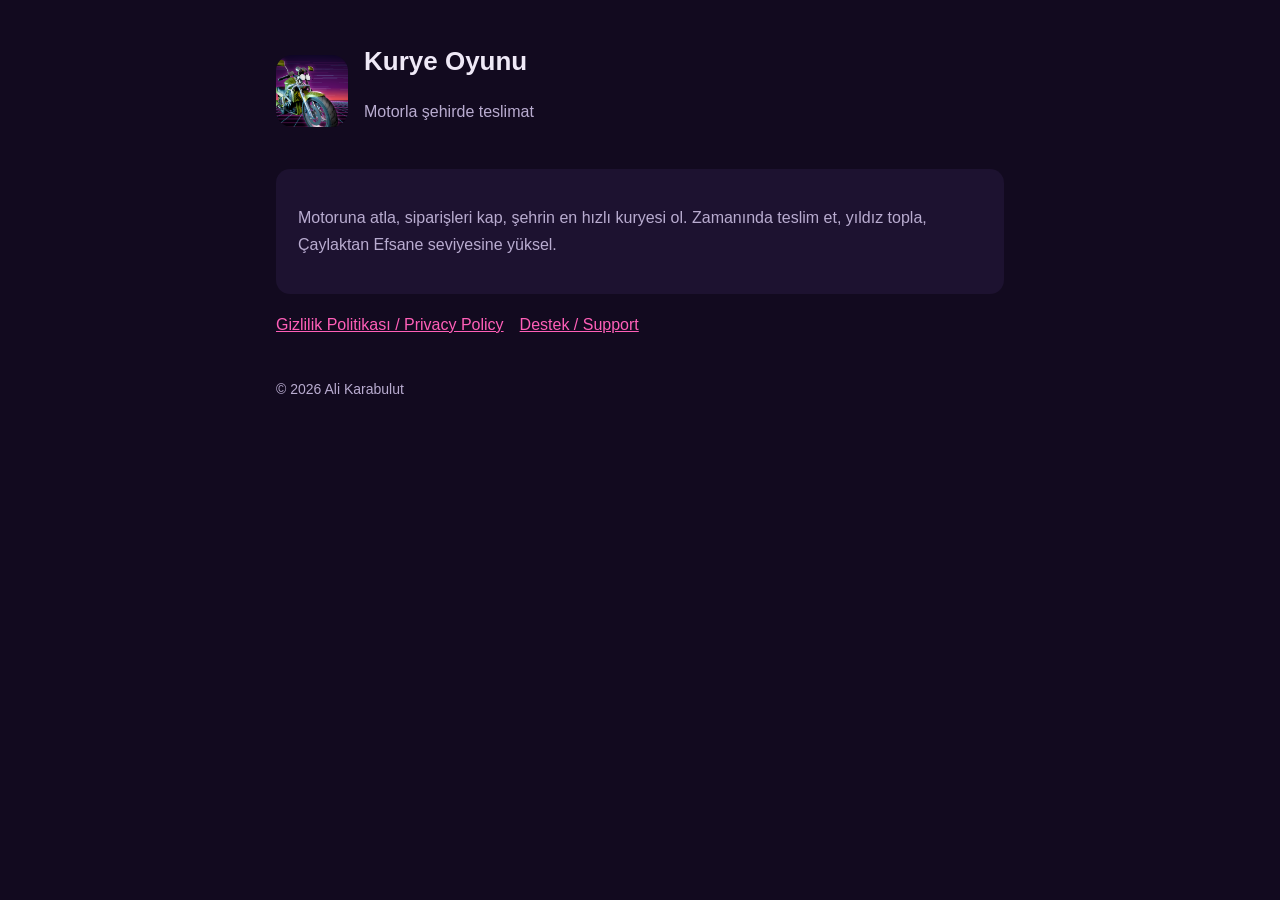
<file: index.html>
<!doctype html><html lang="tr"><head><meta charset="utf-8"><meta name="viewport" content="width=device-width,initial-scale=1"><title>Kurye Oyunu</title><link rel="stylesheet" href="stil.css"></head>
<body><main><header><img src="ikon.png" alt="Kurye Oyunu ikonu"><div><h1>Kurye Oyunu</h1><p>Motorla şehirde teslimat</p></div></header>
<div class="kart"><p>Motoruna atla, siparişleri kap, şehrin en hızlı kuryesi ol. Zamanında teslim et, yıldız topla, Çaylaktan Efsane seviyesine yüksel.</p></div>
<nav><a href="gizlilik.html">Gizlilik Politikası / Privacy Policy</a><a href="destek.html">Destek / Support</a></nav>
<footer>© 2026 Ali Karabulut</footer></main></body></html>
</file>
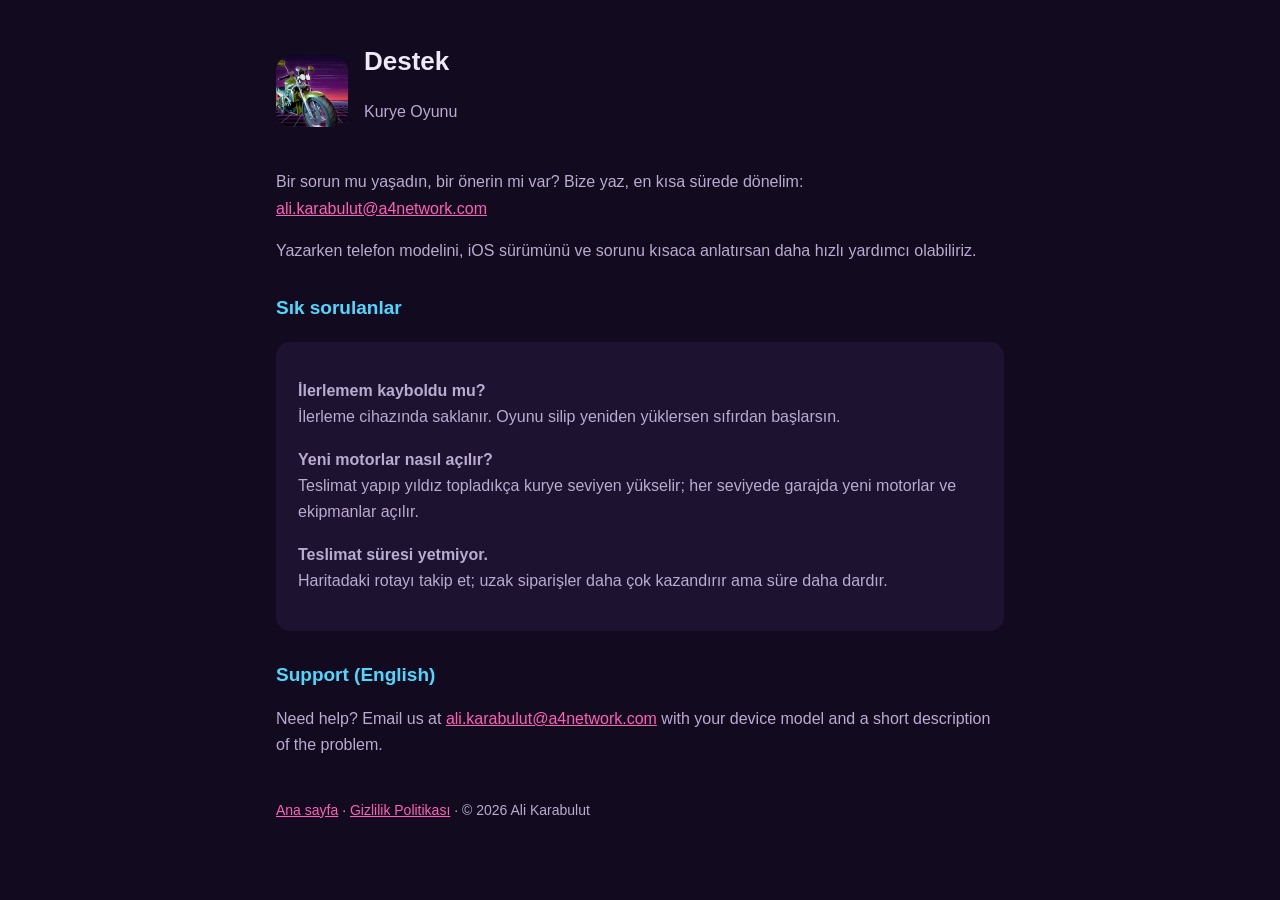
<file: destek.html>
<!doctype html><html lang="tr"><head><meta charset="utf-8"><meta name="viewport" content="width=device-width,initial-scale=1"><title>Destek – Kurye Oyunu</title><link rel="stylesheet" href="stil.css"></head>
<body><main><header><img src="ikon.png" alt=""><div><h1>Destek</h1><p>Kurye Oyunu</p></div></header>
<p>Bir sorun mu yaşadın, bir önerin mi var? Bize yaz, en kısa sürede dönelim: <a href="mailto:ali.karabulut@a4network.com">ali.karabulut@a4network.com</a></p>
<p>Yazarken telefon modelini, iOS sürümünü ve sorunu kısaca anlatırsan daha hızlı yardımcı olabiliriz.</p>
<h2>Sık sorulanlar</h2>
<div class="kart"><p><b>İlerlemem kayboldu mu?</b><br>İlerleme cihazında saklanır. Oyunu silip yeniden yüklersen sıfırdan başlarsın.</p>
<p><b>Yeni motorlar nasıl açılır?</b><br>Teslimat yapıp yıldız topladıkça kurye seviyen yükselir; her seviyede garajda yeni motorlar ve ekipmanlar açılır.</p>
<p><b>Teslimat süresi yetmiyor.</b><br>Haritadaki rotayı takip et; uzak siparişler daha çok kazandırır ama süre daha dardır.</p></div>
<h2>Support (English)</h2><p>Need help? Email us at <a href="mailto:ali.karabulut@a4network.com">ali.karabulut@a4network.com</a> with your device model and a short description of the problem.</p>
<footer><a href="index.html">Ana sayfa</a> · <a href="gizlilik.html">Gizlilik Politikası</a> · © 2026 Ali Karabulut</footer></main></body></html>
</file>
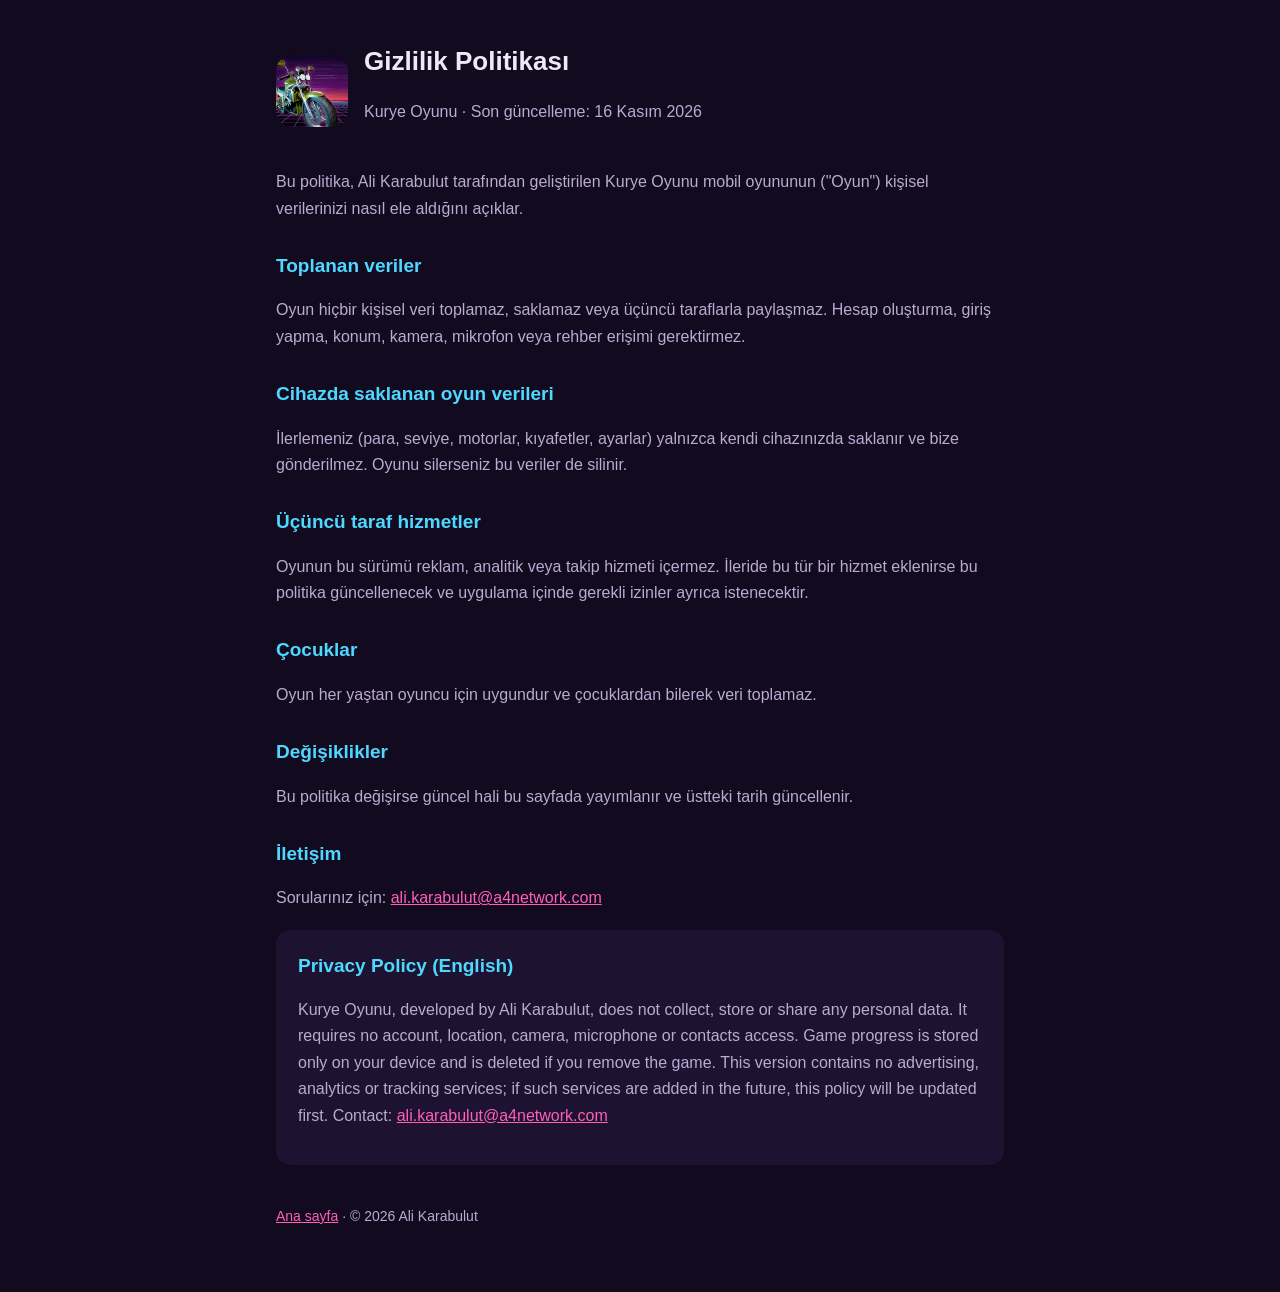
<file: gizlilik.html>
<!doctype html><html lang="tr"><head><meta charset="utf-8"><meta name="viewport" content="width=device-width,initial-scale=1"><title>Gizlilik Politikası – Kurye Oyunu</title><link rel="stylesheet" href="stil.css"></head>
<body><main><header><img src="ikon.png" alt=""><div><h1>Gizlilik Politikası</h1><p>Kurye Oyunu · Son güncelleme: 16 Kasım 2026</p></div></header>
<p>Bu politika, Ali Karabulut tarafından geliştirilen Kurye Oyunu mobil oyununun ("Oyun") kişisel verilerinizi nasıl ele aldığını açıklar.</p>
<h2>Toplanan veriler</h2><p>Oyun hiçbir kişisel veri toplamaz, saklamaz veya üçüncü taraflarla paylaşmaz. Hesap oluşturma, giriş yapma, konum, kamera, mikrofon veya rehber erişimi gerektirmez.</p>
<h2>Cihazda saklanan oyun verileri</h2><p>İlerlemeniz (para, seviye, motorlar, kıyafetler, ayarlar) yalnızca kendi cihazınızda saklanır ve bize gönderilmez. Oyunu silerseniz bu veriler de silinir.</p>
<h2>Üçüncü taraf hizmetler</h2><p>Oyunun bu sürümü reklam, analitik veya takip hizmeti içermez. İleride bu tür bir hizmet eklenirse bu politika güncellenecek ve uygulama içinde gerekli izinler ayrıca istenecektir.</p>
<h2>Çocuklar</h2><p>Oyun her yaştan oyuncu için uygundur ve çocuklardan bilerek veri toplamaz.</p>
<h2>Değişiklikler</h2><p>Bu politika değişirse güncel hali bu sayfada yayımlanır ve üstteki tarih güncellenir.</p>
<h2>İletişim</h2><p>Sorularınız için: <a href="mailto:ali.karabulut@a4network.com">ali.karabulut@a4network.com</a></p>
<div class="kart"><h2 style="margin-top:0">Privacy Policy (English)</h2>
<p>Kurye Oyunu, developed by Ali Karabulut, does not collect, store or share any personal data. It requires no account, location, camera, microphone or contacts access. Game progress is stored only on your device and is deleted if you remove the game. This version contains no advertising, analytics or tracking services; if such services are added in the future, this policy will be updated first. Contact: <a href="mailto:ali.karabulut@a4network.com">ali.karabulut@a4network.com</a></p></div>
<footer><a href="index.html">Ana sayfa</a> · © 2026 Ali Karabulut</footer></main></body></html>
</file>
<file: stil.css>
:root{--bg:#120a1f;--kart:#1d1230;--yazi:#efe9f7;--soluk:#b9acd0;--vurgu:#ff5fb8;--vurgu2:#4fd8ff}
*{box-sizing:border-box}body{margin:0;background:var(--bg);color:var(--yazi);font:16px/1.65 -apple-system,BlinkMacSystemFont,"Segoe UI",Roboto,sans-serif}
main{max-width:760px;margin:0 auto;padding:40px 16px 64px}
header{display:flex;gap:16px;align-items:center;margin-bottom:28px}header img{width:72px;height:72px;border-radius:16px}
h1{font-size:26px;margin:0}h2{font-size:19px;margin:28px 0 8px;color:var(--vurgu2)}p,li{color:var(--soluk)}
a{color:var(--vurgu)}nav a{margin-right:16px}.kart{background:var(--kart);border-radius:14px;padding:20px 22px;margin:18px 0}
footer{margin-top:40px;font-size:14px;color:var(--soluk)}
</file>
